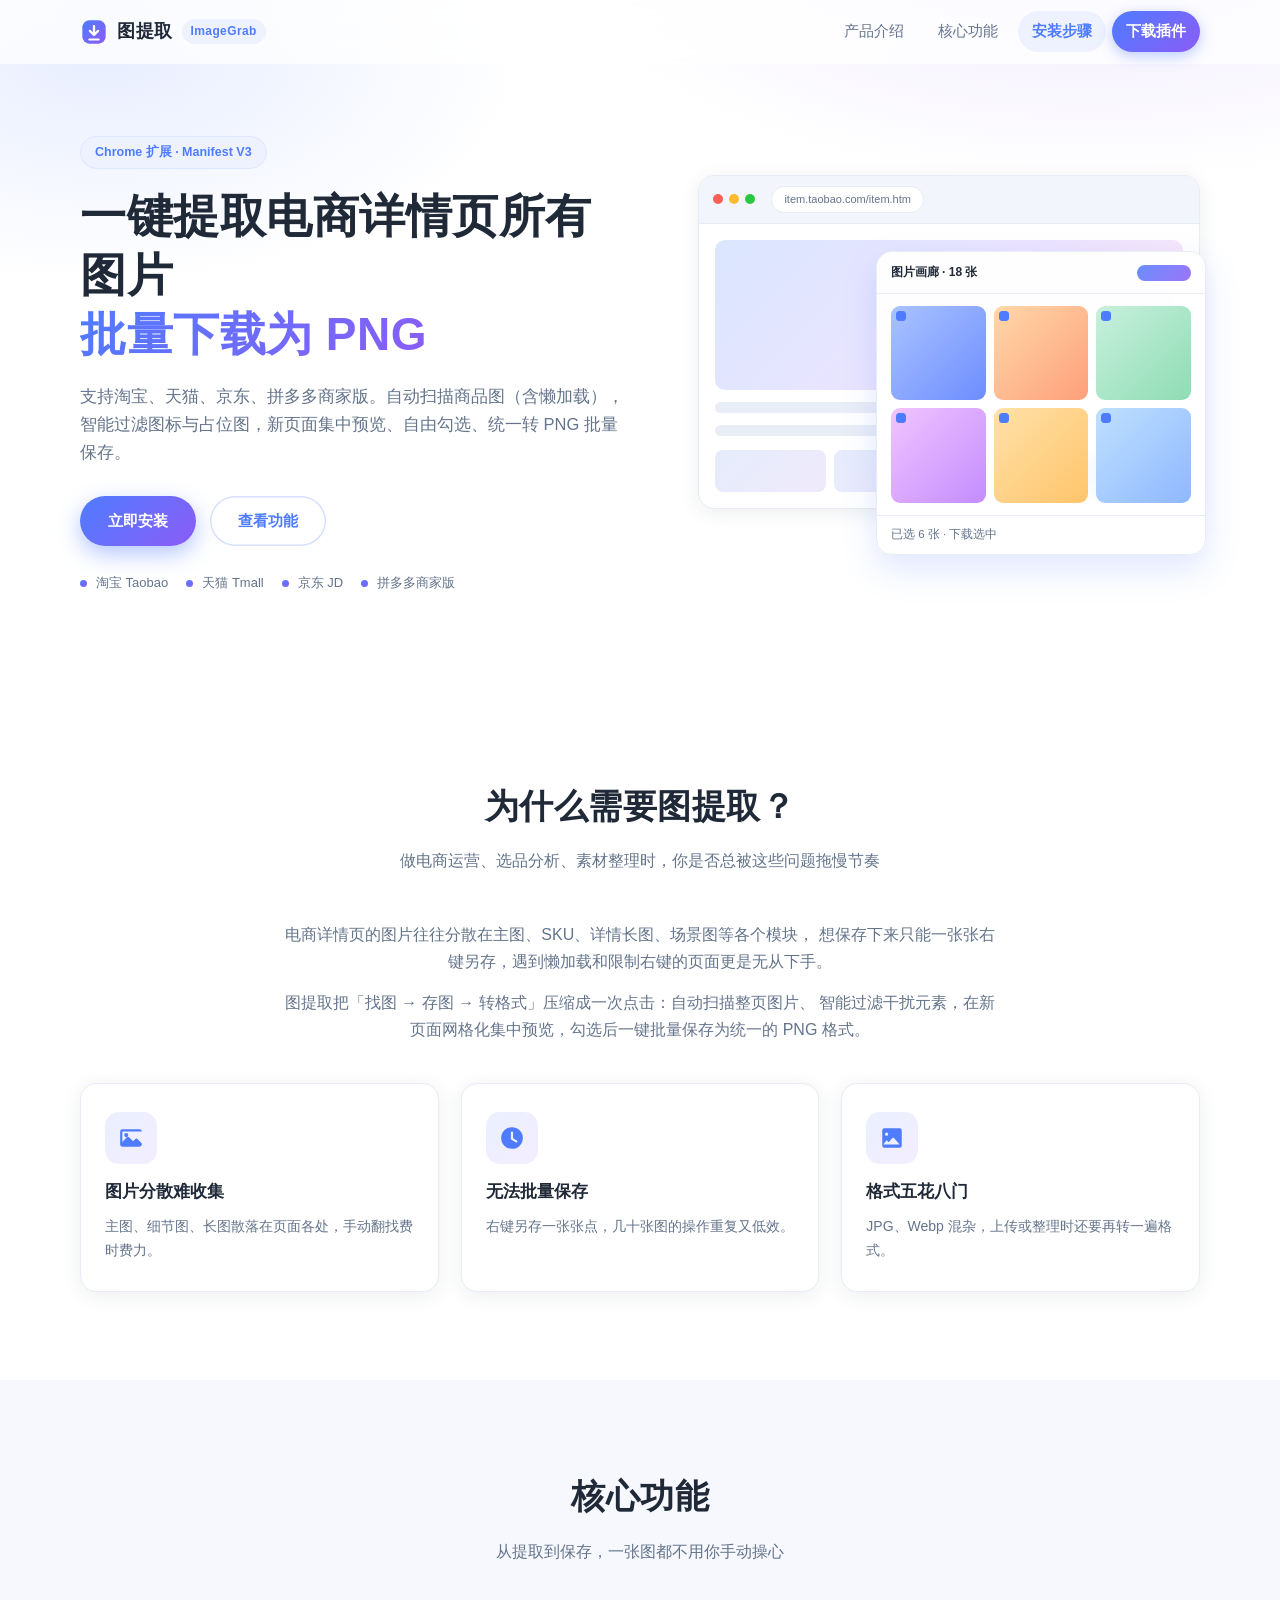
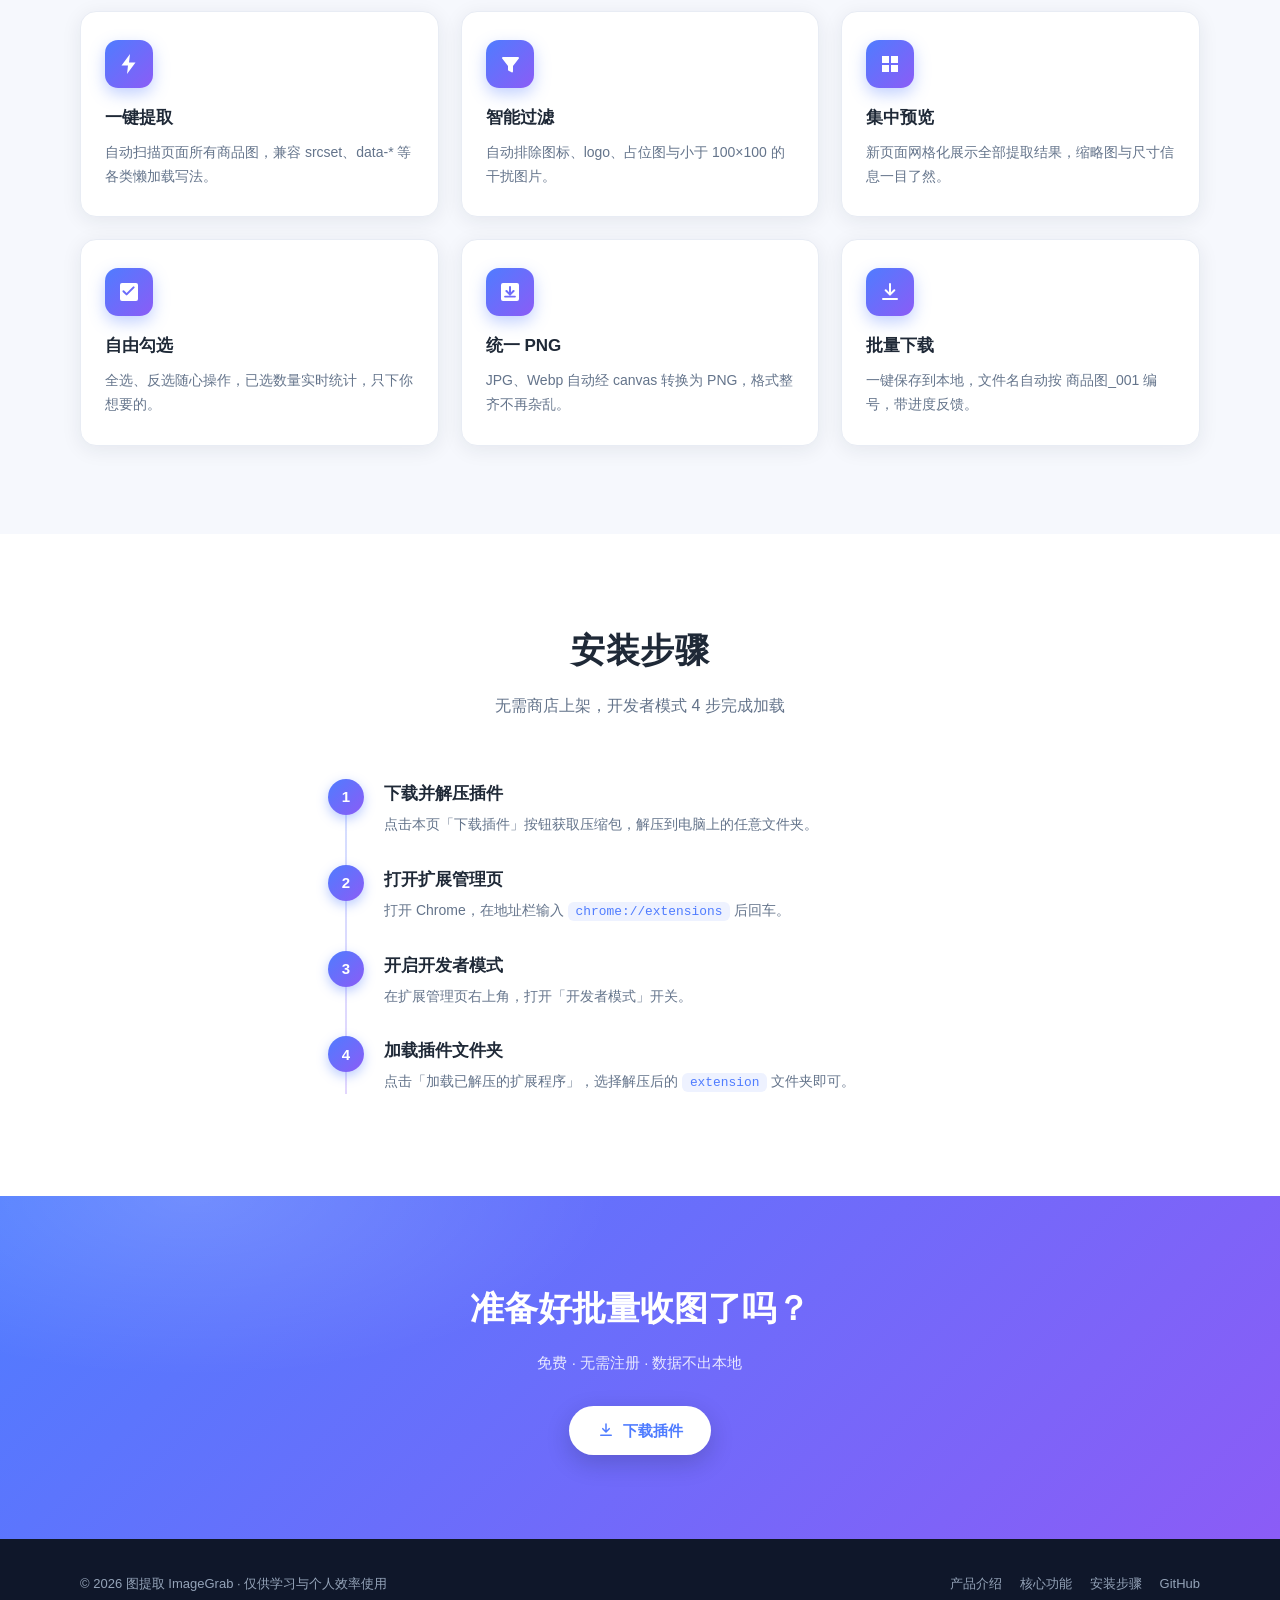
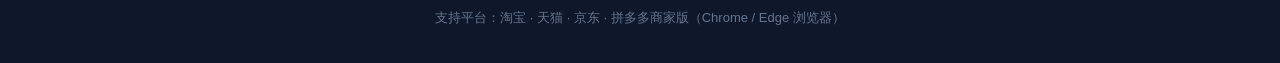
<file: docs/index.html>
<!DOCTYPE html>
<html lang="zh-CN">
<head>
  <meta charset="UTF-8" />
  <meta name="viewport" content="width=device-width, initial-scale=1.0" />
  <meta name="description" content="图提取 ImageGrab —— 一键提取淘宝、京东、拼多多商家版商品详情页所有图片，集中预览并批量下载为 PNG 的 Chrome 扩展。" />
  <title>图提取 ImageGrab · 电商图片批量下载插件</title>
  <link rel="icon" href="assets/favicon.svg" type="image/svg+xml" />
  <link rel="stylesheet" href="css/style.css" />
</head>
<body>

  <!-- ===================== 顶部导航栏 ===================== -->
  <header class="navbar" id="navbar">
    <nav class="nav-inner container" aria-label="主导航">
      <!-- Logo：内联 SVG 图标 + 产品名 -->
      <a class="brand" href="#top" aria-label="图提取 首页">
        <svg class="brand-icon" viewBox="0 0 24 24" width="28" height="28" aria-hidden="true">
          <defs>
            <linearGradient id="logoGrad" x1="0" y1="0" x2="1" y2="1">
              <stop offset="0" stop-color="#4f7cff" />
              <stop offset="1" stop-color="#8b5cf6" />
            </linearGradient>
          </defs>
          <rect x="2" y="2" width="20" height="20" rx="6" fill="url(#logoGrad)" />
          <path fill="#fff" d="M12 6a1 1 0 0 1 1 1v5.17l1.79-1.79a1 1 0 1 1 1.42 1.42l-3.5 3.5a1 1 0 0 1-1.42 0l-3.5-3.5a1 1 0 1 1 1.42-1.42L11 12.17V7a1 1 0 0 1 1-1zM8 17.5h8a.9.9 0 1 1 0 1.8H8a.9.9 0 1 1 0-1.8z" />
        </svg>
        <span class="brand-name">图提取</span>
        <span class="brand-en">ImageGrab</span>
      </a>

      <!-- 锚点导航（移动端折叠进汉堡菜单） -->
      <ul class="nav-links" id="navLinks">
        <li><a href="#intro" class="nav-link">产品介绍</a></li>
        <li><a href="#features" class="nav-link">核心功能</a></li>
        <li><a href="#install" class="nav-link">安装步骤</a></li>
        <li><a href="#download" class="nav-link nav-link-cta">下载插件</a></li>
      </ul>

      <!-- 汉堡按钮（移动端显示） -->
      <button class="nav-toggle" id="navToggle" type="button" aria-label="打开菜单" aria-expanded="false" aria-controls="navLinks">
        <span class="bar"></span>
        <span class="bar"></span>
        <span class="bar"></span>
      </button>
    </nav>
  </header>

  <main id="top">

    <!-- ===================== Hero 首屏 ===================== -->
    <section class="hero" aria-label="产品简介">
      <div class="container hero-grid">
        <!-- 左：文案 -->
        <div class="hero-copy reveal">
          <span class="hero-badge">Chrome 扩展 · Manifest V3</span>
          <h1 class="hero-title">
            一键提取电商详情页所有图片<br />
            <span class="grad-text">批量下载为 PNG</span>
          </h1>
          <p class="hero-sub">
            支持淘宝、天猫、京东、拼多多商家版。自动扫描商品图（含懒加载），
            智能过滤图标与占位图，新页面集中预览、自由勾选、统一转 PNG 批量保存。
          </p>
          <div class="hero-actions">
            <a class="btn btn-primary" href="#install">立即安装</a>
            <a class="btn btn-ghost" href="#features">查看功能</a>
          </div>
          <ul class="hero-platforms" aria-label="支持平台">
            <li>淘宝 Taobao</li>
            <li>天猫 Tmall</li>
            <li>京东 JD</li>
            <li>拼多多商家版</li>
          </ul>
        </div>

        <!-- 右：插件界面示意图（纯 CSS / SVG 绘制，无外部图片） -->
        <div class="hero-mock reveal" aria-hidden="true">
          <!-- 模拟商品详情页窗口 -->
          <div class="mock-window">
            <div class="mock-titlebar">
              <span class="dot red"></span><span class="dot yellow"></span><span class="dot green"></span>
              <span class="mock-url">item.taobao.com/item.htm</span>
            </div>
            <div class="mock-body">
              <div class="mock-mainpic"></div>
              <div class="mock-line w80"></div>
              <div class="mock-line w60"></div>
              <div class="mock-thumbs">
                <span></span><span></span><span></span><span></span>
              </div>
            </div>
            <!-- 模拟悬浮按钮 -->
            <div class="mock-fab">
              <svg viewBox="0 0 24 24" width="15" height="15" aria-hidden="true">
                <path fill="currentColor" d="M12 3a1 1 0 0 1 1 1v8.17l2.59-2.58a1 1 0 1 1 1.41 1.41l-4.29 4.3a1 1 0 0 1-1.42 0l-4.29-4.3a1 1 0 1 1 1.41-1.41L11 12.17V4a1 1 0 0 1 1-1zM4 19a1 1 0 0 1 1-1h14a1 1 0 1 1 0 2H5a1 1 0 0 1-1-1z" />
              </svg>
              获取图片
            </div>
          </div>

          <!-- 模拟画廊面板（悬浮交叠） -->
          <div class="mock-gallery">
            <div class="mock-gallery-head">
              <span class="mock-gallery-title">图片画廊 · 18 张</span>
              <span class="mock-gallery-btn"></span>
            </div>
            <div class="mock-gallery-grid">
              <span class="g1"><i></i></span>
              <span class="g2"><i></i></span>
              <span class="g3"><i></i></span>
              <span class="g4"><i></i></span>
              <span class="g5"><i></i></span>
              <span class="g6"><i></i></span>
            </div>
            <div class="mock-gallery-foot">已选 6 张 · 下载选中</div>
          </div>
        </div>
      </div>
    </section>

    <!-- ===================== 产品介绍 ===================== -->
    <section class="section" id="intro" aria-label="产品介绍">
      <div class="container">
        <div class="section-head reveal">
          <h2 class="section-title">为什么需要图提取？</h2>
          <p class="section-sub">做电商运营、选品分析、素材整理时，你是否总被这些问题拖慢节奏</p>
        </div>

        <p class="intro-copy reveal">
          电商详情页的图片往往分散在主图、SKU、详情长图、场景图等各个模块，
          想保存下来只能一张张右键另存，遇到懒加载和限制右键的页面更是无从下手。
        </p>
        <p class="intro-copy reveal">
          图提取把「找图 → 存图 → 转格式」压缩成一次点击：自动扫描整页图片、
          智能过滤干扰元素，在新页面网格化集中预览，勾选后一键批量保存为统一的 PNG 格式。
        </p>

        <div class="intro-cards">
          <div class="intro-card reveal">
            <div class="intro-icon" aria-hidden="true">
              <svg viewBox="0 0 24 24" width="26" height="26"><path fill="currentColor" d="M4 4h16a2 2 0 0 1 2 2v12a2 2 0 0 1-2 2H4a2 2 0 0 1-2-2V6a2 2 0 0 1 2-2zm0 2v9.6l4.2-4.2a1.4 1.4 0 0 1 2 0L14 15l2-2a1.4 1.4 0 0 1 2 0l4 4V6H4zm3.6 1.4a1.9 1.9 0 1 1 0 3.8 1.9 1.9 0 0 1 0-3.8z"/></svg>
            </div>
            <h3>图片分散难收集</h3>
            <p>主图、细节图、长图散落在页面各处，手动翻找费时费力。</p>
          </div>
          <div class="intro-card reveal">
            <div class="intro-icon" aria-hidden="true">
              <svg viewBox="0 0 24 24" width="26" height="26"><path fill="currentColor" d="M12 2a10 10 0 1 0 0 20 10 10 0 0 0 0-20zm1 5v5.2l3.4 2a1 1 0 1 1-1 1.73l-3.9-2.3A1 1 0 0 1 11 12.8V7a1 1 0 1 1 2 0z"/></svg>
            </div>
            <h3>无法批量保存</h3>
            <p>右键另存一张张点，几十张图的操作重复又低效。</p>
          </div>
          <div class="intro-card reveal">
            <div class="intro-icon" aria-hidden="true">
              <svg viewBox="0 0 24 24" width="26" height="26"><path fill="currentColor" d="M5 3h14a2 2 0 0 1 2 2v14a2 2 0 0 1-2 2H5a2 2 0 0 1-2-2V5a2 2 0 0 1 2-2zm2 4a1.5 1.5 0 1 0 0 3 1.5 1.5 0 0 0 0-3zm12 11-5.2-5.9a1 1 0 0 0-1.48-.02L9 16l-2-2-3 4h15z"/></svg>
            </div>
            <h3>格式五花八门</h3>
            <p>JPG、Webp 混杂，上传或整理时还要再转一遍格式。</p>
          </div>
        </div>
      </div>
    </section>

    <!-- ===================== 核心功能 ===================== -->
    <section class="section section-alt" id="features" aria-label="核心功能">
      <div class="container">
        <div class="section-head reveal">
          <h2 class="section-title">核心功能</h2>
          <p class="section-sub">从提取到保存，一张图都不用你手动操心</p>
        </div>

        <div class="feature-grid">
          <div class="feature-card reveal">
            <div class="feature-icon" aria-hidden="true">
              <svg viewBox="0 0 24 24" width="24" height="24"><path fill="currentColor" d="M13 2 4.5 13.5H11L10 22l8.5-11.5H12L13 2z"/></svg>
            </div>
            <h3>一键提取</h3>
            <p>自动扫描页面所有商品图，兼容 srcset、data-* 等各类懒加载写法。</p>
          </div>
          <div class="feature-card reveal">
            <div class="feature-icon" aria-hidden="true">
              <svg viewBox="0 0 24 24" width="24" height="24"><path fill="currentColor" d="M4 5h16a1 1 0 0 1 .8 1.6L15 14v5.3a1 1 0 0 1-1.45.9l-3-1.5a1 1 0 0 1-.55-.9V14L4.2 6.6A1 1 0 0 1 5 5z"/></svg>
            </div>
            <h3>智能过滤</h3>
            <p>自动排除图标、logo、占位图与小于 100×100 的干扰图片。</p>
          </div>
          <div class="feature-card reveal">
            <div class="feature-icon" aria-hidden="true">
              <svg viewBox="0 0 24 24" width="24" height="24"><path fill="currentColor" d="M4 4h7v7H4V4zm9 0h7v7h-7V4zM4 13h7v7H4v-7zm9 0h7v7h-7v-7z"/></svg>
            </div>
            <h3>集中预览</h3>
            <p>新页面网格化展示全部提取结果，缩略图与尺寸信息一目了然。</p>
          </div>
          <div class="feature-card reveal">
            <div class="feature-icon" aria-hidden="true">
              <svg viewBox="0 0 24 24" width="24" height="24"><path fill="currentColor" d="M5 3h14a2 2 0 0 1 2 2v14a2 2 0 0 1-2 2H5a2 2 0 0 1-2-2V5a2 2 0 0 1 2-2zm5.3 12.1 7-7a1 1 0 1 0-1.42-1.4l-6.28 6.3-2.5-2.5a1 1 0 0 0-1.4 1.42l3.2 3.18a1 1 0 0 0 1.4 0z"/></svg>
            </div>
            <h3>自由勾选</h3>
            <p>全选、反选随心操作，已选数量实时统计，只下你想要的。</p>
          </div>
          <div class="feature-card reveal">
            <div class="feature-icon" aria-hidden="true">
              <svg viewBox="0 0 24 24" width="24" height="24"><path fill="currentColor" d="M5 3h14a2 2 0 0 1 2 2v14a2 2 0 0 1-2 2H5a2 2 0 0 1-2-2V5a2 2 0 0 1 2-2zm7 3a1 1 0 0 0-1 1v5.17l-1.8-1.8a1 1 0 1 0-1.4 1.42l3.5 3.5a1 1 0 0 0 1.4 0l3.5-3.5a1 1 0 1 0-1.4-1.42L13 12.17V7a1 1 0 0 0-1-1zM7 17.5h10a.9.9 0 1 0 0-1.8H7a.9.9 0 1 0 0 1.8z"/></svg>
            </div>
            <h3>统一 PNG</h3>
            <p>JPG、Webp 自动经 canvas 转换为 PNG，格式整齐不再杂乱。</p>
          </div>
          <div class="feature-card reveal">
            <div class="feature-icon" aria-hidden="true">
              <svg viewBox="0 0 24 24" width="24" height="24"><path fill="currentColor" d="M12 3a1 1 0 0 1 1 1v8.17l2.59-2.58a1 1 0 1 1 1.41 1.41l-4.29 4.3a1 1 0 0 1-1.42 0l-4.29-4.3a1 1 0 1 1 1.41-1.41L11 12.17V4a1 1 0 0 1 1-1zM4 19a1 1 0 0 1 1-1h14a1 1 0 1 1 0 2H5a1 1 0 0 1-1-1z"/></svg>
            </div>
            <h3>批量下载</h3>
            <p>一键保存到本地，文件名自动按 商品图_001 编号，带进度反馈。</p>
          </div>
        </div>
      </div>
    </section>

    <!-- ===================== 安装步骤 ===================== -->
    <section class="section" id="install" aria-label="安装步骤">
      <div class="container">
        <div class="section-head reveal">
          <h2 class="section-title">安装步骤</h2>
          <p class="section-sub">无需商店上架，开发者模式 4 步完成加载</p>
        </div>

        <ol class="steps">
          <li class="step reveal">
            <span class="step-num">1</span>
            <div class="step-body">
              <h3>下载并解压插件</h3>
              <p>点击本页「下载插件」按钮获取压缩包，解压到电脑上的任意文件夹。</p>
            </div>
          </li>
          <li class="step reveal">
            <span class="step-num">2</span>
            <div class="step-body">
              <h3>打开扩展管理页</h3>
              <p>打开 Chrome，在地址栏输入 <code>chrome://extensions</code> 后回车。</p>
            </div>
          </li>
          <li class="step reveal">
            <span class="step-num">3</span>
            <div class="step-body">
              <h3>开启开发者模式</h3>
              <p>在扩展管理页右上角，打开「开发者模式」开关。</p>
            </div>
          </li>
          <li class="step reveal">
            <span class="step-num">4</span>
            <div class="step-body">
              <h3>加载插件文件夹</h3>
              <p>点击「加载已解压的扩展程序」，选择解压后的 <code>extension</code> 文件夹即可。</p>
            </div>
          </li>
        </ol>
      </div>
    </section>

    <!-- ===================== 底部 CTA ===================== -->
    <section class="cta" id="download" aria-label="下载插件">
      <div class="container cta-inner reveal">
        <h2 class="cta-title">准备好批量收图了吗？</h2>
        <p class="cta-sub">免费 · 无需注册 · 数据不出本地</p>
        <a class="btn btn-light" href="assets/imagegrab-extension.zip" download="图提取-ImageGrab-插件.zip">
          <svg viewBox="0 0 24 24" width="18" height="18" aria-hidden="true"><path fill="currentColor" d="M12 3a1 1 0 0 1 1 1v8.17l2.59-2.58a1 1 0 1 1 1.41 1.41l-4.29 4.3a1 1 0 0 1-1.42 0l-4.29-4.3a1 1 0 1 1 1.41-1.41L11 12.17V4a1 1 0 0 1 1-1zM4 19a1 1 0 0 1 1-1h14a1 1 0 1 1 0 2H5a1 1 0 0 1-1-1z"/></svg>
          下载插件
        </a>
      </div>
    </section>
  </main>

  <!-- ===================== Footer ===================== -->
  <footer class="footer">
    <div class="container footer-inner">
      <p>© <span id="year">2026</span> 图提取 ImageGrab · 仅供学习与个人效率使用</p>
      <nav class="footer-links" aria-label="页脚导航">
        <a href="#intro">产品介绍</a>
        <a href="#features">核心功能</a>
        <a href="#install">安装步骤</a>
        <a href="#" aria-label="GitHub 链接占位">GitHub</a>
      </nav>
      <p class="footer-platforms">支持平台：淘宝 · 天猫 · 京东 · 拼多多商家版（Chrome / Edge 浏览器）</p>
    </div>
  </footer>

  <script src="js/main.js" defer></script>
</body>
</html>
</file>
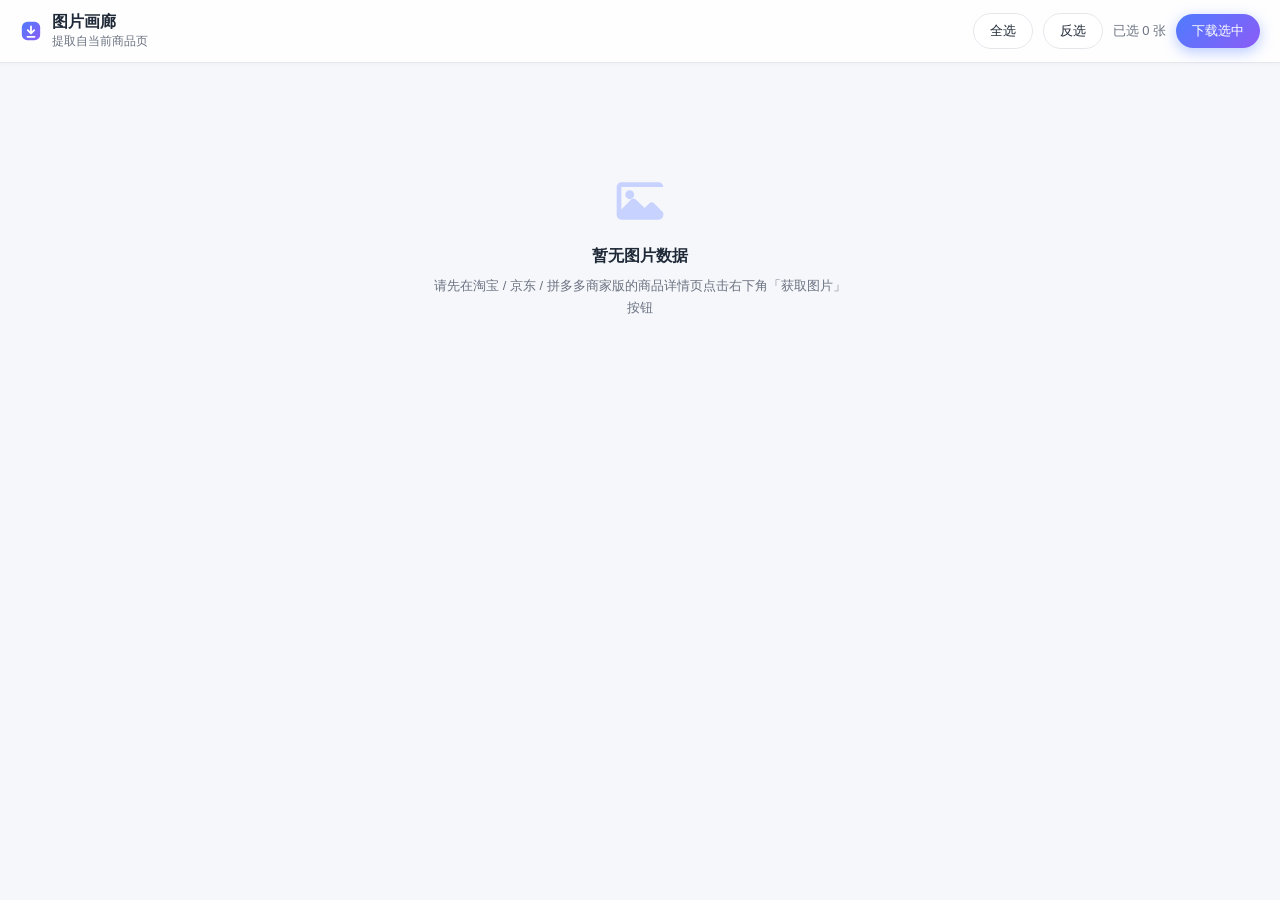
<file: extension/gallery.html>
<!DOCTYPE html>
<html lang="zh-CN">
<head>
  <meta charset="UTF-8" />
  <meta name="viewport" content="width=device-width, initial-scale=1.0" />
  <title>图提取 · 图片画廊</title>
  <link rel="stylesheet" href="gallery.css" />
</head>
<body>
  <!-- ===================== 顶部工具栏 ===================== -->
  <header class="ig-header">
    <div class="ig-header-inner">
      <!-- 品牌区 -->
      <div class="ig-brand">
        <svg class="ig-logo" viewBox="0 0 24 24" width="22" height="22" aria-hidden="true">
          <defs>
            <linearGradient id="igg" x1="0" y1="0" x2="1" y2="1">
              <stop offset="0" stop-color="#4f7cff"/>
              <stop offset="1" stop-color="#8b5cf6"/>
            </linearGradient>
          </defs>
          <rect x="2" y="2" width="20" height="20" rx="6" fill="url(#igg)"/>
          <path fill="#fff" d="M12 6a1 1 0 0 1 1 1v5.17l1.79-1.79a1 1 0 1 1 1.42 1.42l-3.5 3.5a1 1 0 0 1-1.42 0l-3.5-3.5a1 1 0 1 1 1.42-1.42L11 12.17V7a1 1 0 0 1 1-1zM8 17.5h8a.9.9 0 1 1 0 1.8H8a.9.9 0 1 1 0-1.8z"/>
        </svg>
        <div class="ig-brand-text">
          <strong>图片画廊</strong>
          <span id="pageSource" title="">提取自当前商品页</span>
        </div>
      </div>

      <!-- 操作区 -->
      <div class="ig-actions">
        <button id="btnSelectAll" class="ig-btn" type="button">全选</button>
        <button id="btnInvert" class="ig-btn" type="button">反选</button>
        <span id="selCount" class="ig-sel-count">已选 0 张</span>
        <button id="btnDownload" class="ig-btn ig-btn-primary" type="button">下载选中</button>
      </div>
    </div>

    <!-- 下载进度条（下载时显示） -->
    <div id="progressWrap" class="ig-progress-wrap" hidden>
      <div class="ig-progress-info">
        <span id="progressText">准备下载…</span>
        <span id="progressPct">0%</span>
      </div>
      <div class="ig-progress-track">
        <div id="progressBar" class="ig-progress-bar"></div>
      </div>
    </div>
  </header>

  <!-- ===================== 图片网格 ===================== -->
  <main class="ig-main">
    <div id="grid" class="ig-grid"><!-- 由 gallery.js 动态渲染 --></div>

    <!-- 空状态 -->
    <div id="emptyState" class="ig-empty" hidden>
      <svg viewBox="0 0 24 24" width="56" height="56" aria-hidden="true">
        <path fill="#c7d2fe" d="M4 4h16a2 2 0 0 1 2 2v12a2 2 0 0 1-2 2H4a2 2 0 0 1-2-2V6a2 2 0 0 1 2-2zm0 2v9.6l4.2-4.2a1.4 1.4 0 0 1 2 0L14 15l2-2a1.4 1.4 0 0 1 2 0l4 4V6H4zm3.6 1.4a1.9 1.9 0 1 1 0 3.8 1.9 1.9 0 0 1 0-3.8z"/>
      </svg>
      <p>暂无图片数据</p>
      <p class="ig-empty-sub">请先在淘宝 / 京东 / 拼多多商家版的商品详情页点击右下角「获取图片」按钮</p>
    </div>
  </main>

  <!-- ===================== 结果反馈 Toast ===================== -->
  <div id="toast" class="ig-toast" role="status"></div>

  <script src="gallery.js" defer></script>
</body>
</html>
</file>
<file: docs/css/style.css>
/* ==========================================================================
   图提取 ImageGrab · 官网样式
   纯静态 · 移动优先 · 蓝紫渐变主色 · 所有设计变量集中在 :root
   ========================================================================== */

/* ===================== 设计变量 ===================== */
:root {
  /* 主色：蓝紫渐变（修改这两个值即可全局换色） */
  --primary: #4f7cff;
  --primary-2: #8b5cf6;
  --primary-grad: linear-gradient(135deg, var(--primary) 0%, var(--primary-2) 100%);

  /* 中性色 */
  --bg: #ffffff;
  --bg-alt: #f6f8fd;
  --text: #1f2937;
  --text-sub: #64748b;
  --border: #e8ecf4;

  /* 统一圆角 / 阴影 / 过渡 */
  --radius: 16px;
  --radius-sm: 10px;
  --shadow: 0 4px 20px rgba(31, 41, 55, 0.08);
  --shadow-hover: 0 14px 34px rgba(79, 124, 255, 0.18);
  --transition: 0.25s ease;

  /* 布局 */
  --container: 1120px;
  --nav-h: 64px;
}

/* ===================== 基础重置 ===================== */
* { box-sizing: border-box; }

html {
  scroll-behavior: smooth; /* 锚点平滑滚动 */
}

body {
  margin: 0;
  font-family: -apple-system, BlinkMacSystemFont, "PingFang SC", "Microsoft YaHei", "Segoe UI", sans-serif;
  color: var(--text);
  background: var(--bg);
  line-height: 1.7;
  -webkit-font-smoothing: antialiased;
}

img, svg { vertical-align: middle; }

a { color: inherit; text-decoration: none; }

ul, ol { margin: 0; padding: 0; list-style: none; }

h1, h2, h3, p { margin: 0; }

code {
  padding: 2px 8px;
  border-radius: 6px;
  background: #eef2ff;
  color: var(--primary);
  font-family: ui-monospace, SFMono-Regular, Consolas, "Courier New", monospace;
  font-size: 0.92em;
}

/* 各区块的锚点定位偏移，避免被吸顶导航遮住 */
section[id] { scroll-margin-top: calc(var(--nav-h) + 12px); }

.container {
  width: min(92%, var(--container));
  margin: 0 auto;
}

/* ===================== 通用按钮 ===================== */
.btn {
  display: inline-flex;
  align-items: center;
  gap: 8px;
  padding: 12px 28px;
  border-radius: 999px;
  font-size: 15px;
  font-weight: 600;
  cursor: pointer;
  border: none;
  transition: transform var(--transition), box-shadow var(--transition), background var(--transition);
}

.btn:active { transform: scale(0.97); }

.btn-primary {
  color: #fff;
  background: var(--primary-grad);
  box-shadow: 0 8px 22px rgba(79, 124, 255, 0.42);
}

.btn-primary:hover {
  transform: translateY(-2px);
  box-shadow: 0 12px 28px rgba(79, 124, 255, 0.5);
}

.btn-ghost {
  color: var(--primary);
  background: #fff;
  box-shadow: inset 0 0 0 1.5px #d7e0ff;
}

.btn-ghost:hover {
  background: #f4f7ff;
  box-shadow: inset 0 0 0 1.5px var(--primary);
}

.btn-light {
  color: var(--primary);
  background: #fff;
  box-shadow: 0 8px 24px rgba(15, 23, 42, 0.2);
}

.btn-light:hover { transform: translateY(-2px); }

/* ===================== 导航栏 ===================== */
.navbar {
  position: fixed;
  top: 0;
  left: 0;
  right: 0;
  z-index: 100;
  height: var(--nav-h);
  background: rgba(255, 255, 255, 0.72);
  backdrop-filter: blur(14px);
  -webkit-backdrop-filter: blur(14px);
  border-bottom: 1px solid transparent;
  transition: box-shadow var(--transition), border-color var(--transition), background var(--transition);
}

/* 滚动后：吸顶阴影（由 JS 加 .scrolled） */
.navbar.scrolled {
  background: rgba(255, 255, 255, 0.88);
  border-bottom-color: var(--border);
  box-shadow: 0 4px 20px rgba(31, 41, 55, 0.06);
}

.nav-inner {
  height: 100%;
  display: flex;
  align-items: center;
  justify-content: space-between;
  gap: 16px;
}

/* Logo */
.brand {
  display: flex;
  align-items: center;
  gap: 9px;
  font-weight: 700;
}

.brand-name { font-size: 18px; letter-spacing: 0.5px; }

.brand-en {
  font-size: 12px;
  font-weight: 600;
  color: var(--primary);
  background: #eef2ff;
  border-radius: 999px;
  padding: 2px 9px;
  letter-spacing: 0.4px;
}

/* 锚点链接 */
.nav-links {
  display: flex;
  align-items: center;
  gap: 6px;
}

.nav-link {
  display: block;
  padding: 8px 14px;
  border-radius: 999px;
  font-size: 14.5px;
  color: var(--text-sub);
  transition: color var(--transition), background var(--transition);
}

.nav-link:hover { color: var(--primary); background: #f1f5ff; }

/* 当前滚动区块对应的高亮（由 JS 加 .active） */
.nav-link.active {
  color: var(--primary);
  background: #eef2ff;
  font-weight: 600;
}

.nav-link-cta {
  color: #fff;
  background: var(--primary-grad);
  box-shadow: 0 4px 14px rgba(79, 124, 255, 0.38);
  font-weight: 600;
}

.nav-link-cta:hover {
  color: #fff;
  filter: brightness(1.07);
  background: var(--primary-grad);
}

/* 汉堡按钮：移动端显示 */
.nav-toggle {
  display: none;
  flex-direction: column;
  justify-content: center;
  gap: 5px;
  width: 42px;
  height: 42px;
  padding: 10px;
  border: none;
  border-radius: var(--radius-sm);
  background: transparent;
  cursor: pointer;
}

.nav-toggle .bar {
  display: block;
  height: 2px;
  width: 100%;
  border-radius: 2px;
  background: var(--text);
  transition: transform var(--transition), opacity var(--transition);
}

/* 汉堡展开态的三条线 → 叉 */
.nav-toggle.open .bar:nth-child(1) { transform: translateY(7px) rotate(45deg); }
.nav-toggle.open .bar:nth-child(2) { opacity: 0; }
.nav-toggle.open .bar:nth-child(3) { transform: translateY(-7px) rotate(-45deg); }

/* ===================== Hero ===================== */
.hero {
  padding: calc(var(--nav-h) + 72px) 0 96px;
  background:
    radial-gradient(900px 420px at 85% -10%, rgba(139, 92, 246, 0.14), transparent 60%),
    radial-gradient(700px 380px at 8% 8%, rgba(79, 124, 255, 0.13), transparent 60%);
}

.hero-grid {
  display: grid;
  grid-template-columns: 1.05fr 0.95fr;
  align-items: center;
  gap: clamp(32px, 5vw, 64px);
}

.hero-badge {
  display: inline-block;
  padding: 5px 14px;
  border-radius: 999px;
  font-size: 12.5px;
  font-weight: 600;
  color: var(--primary);
  background: #eef2ff;
  border: 1px solid #dfe7ff;
  margin-bottom: 18px;
}

.hero-title {
  font-size: clamp(28px, 4.2vw, 46px);
  line-height: 1.28;
  font-weight: 800;
  letter-spacing: 0.5px;
}

.grad-text {
  background: var(--primary-grad);
  -webkit-background-clip: text;
  background-clip: text;
  color: transparent;
}

.hero-sub {
  margin-top: 18px;
  max-width: 34em;
  color: var(--text-sub);
  font-size: clamp(14.5px, 1.4vw, 16.5px);
}

.hero-actions {
  display: flex;
  flex-wrap: wrap;
  gap: 14px;
  margin-top: 30px;
}

.hero-platforms {
  display: flex;
  flex-wrap: wrap;
  gap: 8px 18px;
  margin-top: 26px;
  color: var(--text-sub);
  font-size: 13px;
}

.hero-platforms li {
  position: relative;
  padding-left: 16px;
}

.hero-platforms li::before {
  content: "";
  position: absolute;
  left: 0;
  top: 0.62em;
  width: 7px;
  height: 7px;
  border-radius: 50%;
  background: var(--primary-grad);
}

/* ---------- Hero 右侧示意图（纯 CSS 绘制） ---------- */
.hero-mock {
  position: relative;
  padding-bottom: 46px; /* 给交叠的画廊面板留空间 */
}

/* 模拟商品详情页窗口 */
.mock-window {
  position: relative;
  border-radius: var(--radius);
  background: #fff;
  border: 1px solid var(--border);
  box-shadow: var(--shadow);
  overflow: hidden;
}

.mock-titlebar {
  display: flex;
  align-items: center;
  gap: 6px;
  padding: 10px 14px;
  background: #f2f5fb;
  border-bottom: 1px solid var(--border);
}

.dot { width: 10px; height: 10px; border-radius: 50%; }
.dot.red { background: #ff5f57; }
.dot.yellow { background: #febc2e; }
.dot.green { background: #28c840; }

.mock-url {
  margin-left: 10px;
  padding: 3px 12px;
  border-radius: 999px;
  background: #fff;
  border: 1px solid var(--border);
  color: var(--text-sub);
  font-size: 11px;
  white-space: nowrap;
  overflow: hidden;
  text-overflow: ellipsis;
  max-width: 60%;
}

.mock-body { padding: 16px; }

.mock-mainpic {
  height: 150px;
  border-radius: var(--radius-sm);
  background: linear-gradient(135deg, #dbe6ff 0%, #ece4ff 55%, #ffe9f3 100%);
}

.mock-line {
  height: 11px;
  border-radius: 6px;
  background: #e9edf6;
  margin-top: 12px;
}

.mock-line.w80 { width: 80%; }
.mock-line.w60 { width: 60%; }

.mock-thumbs {
  display: grid;
  grid-template-columns: repeat(4, 1fr);
  gap: 8px;
  margin-top: 14px;
}

.mock-thumbs span {
  height: 42px;
  border-radius: 8px;
  background: linear-gradient(135deg, #e5ecfb, #efe9fb);
}

/* 模拟右下角悬浮按钮 */
.mock-fab {
  position: absolute;
  right: 14px;
  bottom: 14px;
  display: inline-flex;
  align-items: center;
  gap: 6px;
  padding: 9px 16px;
  border-radius: 999px;
  color: #fff;
  font-size: 12.5px;
  font-weight: 600;
  background: var(--primary-grad);
  box-shadow: 0 6px 18px rgba(79, 124, 255, 0.45);
  animation: fabFloat 3s ease-in-out infinite;
}

@keyframes fabFloat {
  0%, 100% { transform: translateY(0); }
  50% { transform: translateY(-5px); }
}

/* 模拟画廊面板（悬浮交叠在窗口右下） */
.mock-gallery {
  position: absolute;
  right: -6px;
  bottom: 0;
  width: min(72%, 330px);
  border-radius: var(--radius);
  background: rgba(255, 255, 255, 0.96);
  border: 1px solid var(--border);
  box-shadow: var(--shadow-hover);
  backdrop-filter: blur(6px);
  animation: galleryFloat 3s ease-in-out infinite;
}

@keyframes galleryFloat {
  0%, 100% { transform: translateY(0); }
  50% { transform: translateY(-8px); }
}

.mock-gallery-head {
  display: flex;
  align-items: center;
  justify-content: space-between;
  padding: 10px 14px;
  border-bottom: 1px solid var(--border);
}

.mock-gallery-title { font-size: 12px; font-weight: 700; }

.mock-gallery-btn {
  width: 54px;
  height: 16px;
  border-radius: 999px;
  background: var(--primary-grad);
  opacity: 0.85;
}

.mock-gallery-grid {
  display: grid;
  grid-template-columns: repeat(3, 1fr);
  gap: 8px;
  padding: 12px 14px;
}

.mock-gallery-grid span {
  position: relative;
  aspect-ratio: 1 / 1;
  border-radius: 9px;
}

.mock-gallery-grid span i {
  position: absolute;
  left: 5px;
  top: 5px;
  width: 10px;
  height: 10px;
  border-radius: 3px;
  background: #fff;
  border: 1.5px solid var(--primary);
  background: var(--primary);
}

/* 六块彩色渐变占位，模拟商品缩略图 */
.g1 { background: linear-gradient(135deg, #a9c3ff, #6e8dff); }
.g2 { background: linear-gradient(135deg, #ffd8a8, #ff9f7a); }
.g3 { background: linear-gradient(135deg, #c8f0dd, #8fdcb4); }
.g4 { background: linear-gradient(135deg, #f2c4ff, #c48cff); }
.g5 { background: linear-gradient(135deg, #ffe1a8, #ffc46b); }
.g6 { background: linear-gradient(135deg, #bfe0ff, #8fb8ff); }

.mock-gallery-foot {
  padding: 9px 14px;
  border-top: 1px solid var(--border);
  font-size: 11.5px;
  color: var(--text-sub);
}

/* ===================== 区块通用 ===================== */
.section { padding: 88px 0; }

.section-alt { background: var(--bg-alt); }

.section-head { text-align: center; margin-bottom: 46px; }

.section-title {
  font-size: clamp(24px, 3vw, 34px);
  font-weight: 800;
  letter-spacing: 0.5px;
}

.section-sub {
  margin-top: 12px;
  color: var(--text-sub);
  font-size: clamp(14px, 1.3vw, 16px);
}

/* ===================== 产品介绍 ===================== */
.intro-copy {
  max-width: 720px;
  margin: 0 auto 14px;
  color: var(--text-sub);
  text-align: center;
  font-size: clamp(14.5px, 1.4vw, 16px);
}

.intro-cards {
  display: grid;
  grid-template-columns: repeat(3, 1fr);
  gap: 22px;
  margin-top: 40px;
}

.intro-card {
  padding: 28px 24px;
  border-radius: var(--radius);
  background: #fff;
  border: 1px solid var(--border);
  box-shadow: var(--shadow);
  transition: transform var(--transition), box-shadow var(--transition);
}

.intro-card:hover {
  transform: translateY(-4px);
  box-shadow: var(--shadow-hover);
}

.intro-card h3 { font-size: 17px; margin: 14px 0 8px; }

.intro-card p { color: var(--text-sub); font-size: 14px; }

.intro-icon {
  display: inline-flex;
  align-items: center;
  justify-content: center;
  width: 52px;
  height: 52px;
  border-radius: 14px;
  color: var(--primary);
  background: linear-gradient(135deg, #eaf0ff, #f3edff);
}

/* ===================== 核心功能 ===================== */
.feature-grid {
  display: grid;
  grid-template-columns: repeat(3, 1fr);
  gap: 22px;
}

.feature-card {
  padding: 28px 24px;
  border-radius: var(--radius);
  background: #fff;
  border: 1px solid var(--border);
  box-shadow: var(--shadow);
  transition: transform var(--transition), box-shadow var(--transition), border-color var(--transition);
}

/* 卡片 hover：轻微上浮 + 阴影变化 */
.feature-card:hover {
  transform: translateY(-6px);
  box-shadow: var(--shadow-hover);
  border-color: #d7e0ff;
}

.feature-icon {
  display: inline-flex;
  align-items: center;
  justify-content: center;
  width: 48px;
  height: 48px;
  border-radius: 13px;
  color: #fff;
  background: var(--primary-grad);
  box-shadow: 0 6px 16px rgba(79, 124, 255, 0.35);
}

.feature-card h3 { font-size: 17px; margin: 16px 0 8px; }

.feature-card p { color: var(--text-sub); font-size: 14px; }

/* ===================== 安装步骤 ===================== */
.steps {
  position: relative;
  max-width: 640px;
  margin: 0 auto;
  padding-left: 8px;
}

/* 时间线竖线 */
.steps::before {
  content: "";
  position: absolute;
  left: 25px;
  top: 14px;
  bottom: 14px;
  width: 2px;
  background: linear-gradient(180deg, var(--primary), var(--primary-2));
  opacity: 0.25;
}

.step {
  position: relative;
  display: flex;
  gap: 20px;
  padding: 14px 0;
}

.step-num {
  flex: none;
  display: inline-flex;
  align-items: center;
  justify-content: center;
  width: 36px;
  height: 36px;
  border-radius: 50%;
  font-weight: 700;
  font-size: 15px;
  color: #fff;
  background: var(--primary-grad);
  box-shadow: 0 4px 12px rgba(79, 124, 255, 0.4);
  z-index: 1;
}

.step-body h3 { font-size: 16.5px; margin-bottom: 6px; }

.step-body p { color: var(--text-sub); font-size: 14px; }

/* ===================== 底部 CTA ===================== */
.cta {
  padding: 84px 0;
  background:
    radial-gradient(700px 300px at 15% 0%, rgba(255, 255, 255, 0.16), transparent 60%),
    linear-gradient(135deg, #4f7cff 0%, #8b5cf6 100%);
}

.cta-inner { text-align: center; }

.cta-title {
  color: #fff;
  font-size: clamp(24px, 3vw, 34px);
  font-weight: 800;
}

.cta-sub {
  color: rgba(255, 255, 255, 0.85);
  margin: 12px 0 30px;
  font-size: 15px;
}

/* ===================== Footer ===================== */
.footer {
  padding: 34px 0;
  background: #0f172a;
  color: #94a3b8;
  font-size: 13px;
}

.footer-inner {
  display: flex;
  flex-wrap: wrap;
  align-items: center;
  justify-content: space-between;
  gap: 12px 24px;
}

.footer-links { display: flex; gap: 18px; }

.footer-links a { transition: color var(--transition); }

.footer-links a:hover { color: #e2e8f0; }

.footer-platforms { width: 100%; text-align: center; color: #64748b; }

/* ===================== 滚动进入动画（配合 main.js 的 IntersectionObserver） ===================== */
.reveal {
  opacity: 0;
  transform: translateY(22px);
  transition: opacity 0.55s ease, transform 0.55s ease;
}

.reveal.visible {
  opacity: 1;
  transform: translateY(0);
}

/* 用户偏好减弱动态效果时，关闭动画 */
@media (prefers-reduced-motion: reduce) {
  html { scroll-behavior: auto; }
  .reveal { opacity: 1; transform: none; transition: none; }
  .mock-fab, .mock-gallery { animation: none; }
}

/* ==========================================================================
   响应式断点：≥1024 桌面 / 768–1023 平板 / <768 手机
   ========================================================================== */

/* ---------- 平板 ---------- */
@media (max-width: 1023px) {
  .hero { padding: calc(var(--nav-h) + 48px) 0 72px; }
  .hero-grid { grid-template-columns: 1fr; }
  .hero-mock { max-width: 560px; margin: 0 auto; width: 100%; }
  .intro-cards, .feature-grid { grid-template-columns: repeat(2, 1fr); }
  .section { padding: 72px 0; }
}

/* ---------- 手机 ---------- */
@media (max-width: 767px) {
  /* 导航折叠为汉堡菜单 */
  .nav-toggle { display: flex; }

  .nav-links {
    position: absolute;
    top: var(--nav-h);
    left: 0;
    right: 0;
    flex-direction: column;
    align-items: stretch;
    gap: 4px;
    padding: 12px 16px 18px;
    background: rgba(255, 255, 255, 0.97);
    backdrop-filter: blur(14px);
    border-bottom: 1px solid var(--border);
    box-shadow: 0 14px 30px rgba(31, 41, 55, 0.1);

    /* 默认收起 */
    opacity: 0;
    visibility: hidden;
    transform: translateY(-8px);
    transition: opacity var(--transition), transform var(--transition), visibility var(--transition);
  }

  /* JS 给 body 加 .menu-open 时展开 */
  body.menu-open .nav-links {
    opacity: 1;
    visibility: visible;
    transform: translateY(0);
  }

  .nav-link { padding: 12px 14px; border-radius: var(--radius-sm); }
  .nav-link-cta { text-align: center; }

  .intro-cards, .feature-grid { grid-template-columns: 1fr; }
  .section { padding: 60px 0; }
  .hero { padding: calc(var(--nav-h) + 40px) 0 64px; }
  .hero-actions .btn { flex: 1 1 auto; justify-content: center; }

  .footer-inner { flex-direction: column; text-align: center; }
}

/* ---------- 超小屏（320px 也能正常浏览） ---------- */
@media (max-width: 379px) {
  .brand-en { display: none; }
  .mock-gallery { width: 86%; }
  .btn { padding: 11px 20px; font-size: 14px; }
}
</file>
<file: extension/gallery.css>
/**
 * 图提取 ImageGrab —— gallery.css（画廊页样式）
 * 设计语言：与官网一致，蓝紫渐变 + 柔和卡片 + 充足留白
 */

/* ===================== 变量 ===================== */
:root {
  --primary: #4f7cff;
  --primary-2: #8b5cf6;
  --primary-grad: linear-gradient(135deg, #4f7cff 0%, #8b5cf6 100%);
  --bg: #f5f7fb;
  --card-bg: #ffffff;
  --text: #1f2937;
  --text-sub: #6b7280;
  --border: #e5e7eb;
  --radius: 14px;
  --shadow: 0 2px 10px rgba(31, 41, 55, 0.08);
  --shadow-hover: 0 8px 24px rgba(79, 124, 255, 0.18);
}

* { box-sizing: border-box; }

html, body {
  margin: 0;
  padding: 0;
  background: var(--bg);
  color: var(--text);
  font-family: -apple-system, BlinkMacSystemFont, "PingFang SC", "Microsoft YaHei", sans-serif;
  font-size: 14px;
}

/* ===================== 顶栏 ===================== */
.ig-header {
  position: sticky;
  top: 0;
  z-index: 10;
  background: rgba(255, 255, 255, 0.85);
  backdrop-filter: blur(12px);
  -webkit-backdrop-filter: blur(12px);
  border-bottom: 1px solid var(--border);
  box-shadow: 0 1px 4px rgba(0, 0, 0, 0.04);
}

.ig-header-inner {
  max-width: 1280px;
  margin: 0 auto;
  padding: 12px 20px;
  display: flex;
  align-items: center;
  justify-content: space-between;
  flex-wrap: wrap;
  gap: 10px;
}

.ig-brand {
  display: flex;
  align-items: center;
  gap: 10px;
  min-width: 0;
}

.ig-brand-text {
  display: flex;
  flex-direction: column;
  min-width: 0;
}

.ig-brand-text strong { font-size: 16px; }
.ig-brand-text span {
  font-size: 12px;
  color: var(--text-sub);
  max-width: 320px;
  white-space: nowrap;
  overflow: hidden;
  text-overflow: ellipsis;
}

.ig-actions {
  display: flex;
  align-items: center;
  gap: 10px;
  flex-wrap: wrap;
}

.ig-sel-count {
  color: var(--text-sub);
  font-size: 13px;
  white-space: nowrap;
}

/* ===================== 按钮 ===================== */
.ig-btn {
  padding: 8px 16px;
  border: 1px solid var(--border);
  border-radius: 999px;
  background: #fff;
  color: var(--text);
  font-size: 13px;
  font-weight: 500;
  cursor: pointer;
  transition: all 0.2s ease;
}

.ig-btn:hover {
  border-color: var(--primary);
  color: var(--primary);
  box-shadow: 0 2px 8px rgba(79, 124, 255, 0.15);
}

.ig-btn:active { transform: scale(0.97); }

.ig-btn-primary {
  background: var(--primary-grad);
  border: none;
  color: #fff;
  box-shadow: 0 4px 14px rgba(79, 124, 255, 0.4);
}

.ig-btn-primary:hover {
  color: #fff;
  filter: brightness(1.06);
  box-shadow: 0 6px 18px rgba(79, 124, 255, 0.5);
}

.ig-btn:disabled {
  opacity: 0.55;
  cursor: not-allowed;
  box-shadow: none;
}

/* ===================== 进度条 ===================== */
.ig-progress-wrap {
  max-width: 1280px;
  margin: 0 auto;
  padding: 0 20px 12px;
}

.ig-progress-info {
  display: flex;
  justify-content: space-between;
  font-size: 12px;
  color: var(--text-sub);
  margin-bottom: 6px;
}

.ig-progress-track {
  height: 6px;
  border-radius: 999px;
  background: #e8ecf5;
  overflow: hidden;
}

.ig-progress-bar {
  height: 100%;
  width: 0;
  border-radius: 999px;
  background: var(--primary-grad);
  transition: width 0.25s ease;
}

/* ===================== 图片网格 ===================== */
.ig-main {
  max-width: 1280px;
  margin: 0 auto;
  padding: 20px;
}

.ig-grid {
  display: grid;
  grid-template-columns: repeat(auto-fill, minmax(190px, 1fr));
  gap: 16px;
}

.ig-card {
  position: relative;
  background: var(--card-bg);
  border-radius: var(--radius);
  border: 1px solid var(--border);
  box-shadow: var(--shadow);
  overflow: hidden;
  transition: transform 0.2s ease, box-shadow 0.2s ease, border-color 0.2s ease;
}

.ig-card:hover {
  transform: translateY(-3px);
  box-shadow: var(--shadow-hover);
}

.ig-card.is-selected {
  border-color: var(--primary);
  box-shadow: 0 0 0 2px rgba(79, 124, 255, 0.35), var(--shadow-hover);
}

/* 缩略图区：棋盘格背景便于观察透明区域 */
.ig-thumb {
  position: relative;
  aspect-ratio: 1 / 1;
  display: flex;
  align-items: center;
  justify-content: center;
  background:
    linear-gradient(45deg, #f1f3f9 25%, transparent 25%, transparent 75%, #f1f3f9 75%),
    linear-gradient(45deg, #f1f3f9 25%, transparent 25%, transparent 75%, #f1f3f9 75%),
    #fff;
  background-size: 16px 16px;
  background-position: 0 0, 8px 8px;
  cursor: zoom-in;
}

.ig-thumb img {
  max-width: 100%;
  max-height: 100%;
  object-fit: contain;
}

.ig-thumb.is-broken::after {
  content: "加载失败";
  font-size: 12px;
  color: #9ca3af;
}

/* 勾选框覆盖在左上角 */
.ig-check {
  position: absolute;
  top: 10px;
  left: 10px;
  z-index: 2;
  width: 20px;
  height: 20px;
  accent-color: var(--primary);
  cursor: pointer;
}

/* 底部信息条 */
.ig-meta {
  display: flex;
  align-items: center;
  justify-content: space-between;
  gap: 8px;
  padding: 9px 12px;
  font-size: 12px;
  color: var(--text-sub);
  border-top: 1px solid var(--border);
  background: #fff;
}

.ig-status { font-weight: 600; }
.ig-status.is-run { color: var(--primary); }
.ig-status.is-ok { color: #10b981; }
.ig-status.is-warn { color: #f59e0b; }
.ig-status.is-fail { color: #ef4444; }

/* ===================== 空状态 ===================== */
.ig-empty {
  padding: 90px 20px;
  text-align: center;
  color: var(--text);
}

.ig-empty p { margin: 14px 0 0; font-size: 16px; font-weight: 600; }
.ig-empty .ig-empty-sub {
  font-size: 13px;
  color: var(--text-sub);
  font-weight: 400;
  max-width: 420px;
  margin: 8px auto 0;
  line-height: 1.7;
}

/* ===================== Toast ===================== */
.ig-toast {
  position: fixed;
  left: 50%;
  bottom: 32px;
  transform: translate(-50%, 12px);
  z-index: 99;
  max-width: min(90vw, 480px);
  padding: 11px 20px;
  border-radius: 12px;
  background: rgba(17, 24, 39, 0.92);
  color: #fff;
  font-size: 13px;
  line-height: 1.6;
  box-shadow: 0 8px 24px rgba(0, 0, 0, 0.28);
  opacity: 0;
  pointer-events: none;
  transition: opacity 0.25s ease, transform 0.25s ease;
}

.ig-toast.is-show {
  opacity: 1;
  transform: translate(-50%, 0);
}

.ig-toast.is-error { background: rgba(220, 38, 38, 0.95); }

/* ===================== 响应式 ===================== */
@media (max-width: 640px) {
  .ig-grid { grid-template-columns: repeat(auto-fill, minmax(140px, 1fr)); gap: 10px; }
  .ig-header-inner { padding: 10px 12px; }
  .ig-main { padding: 12px; }
  .ig-brand-text span { max-width: 150px; }
}
</file>
